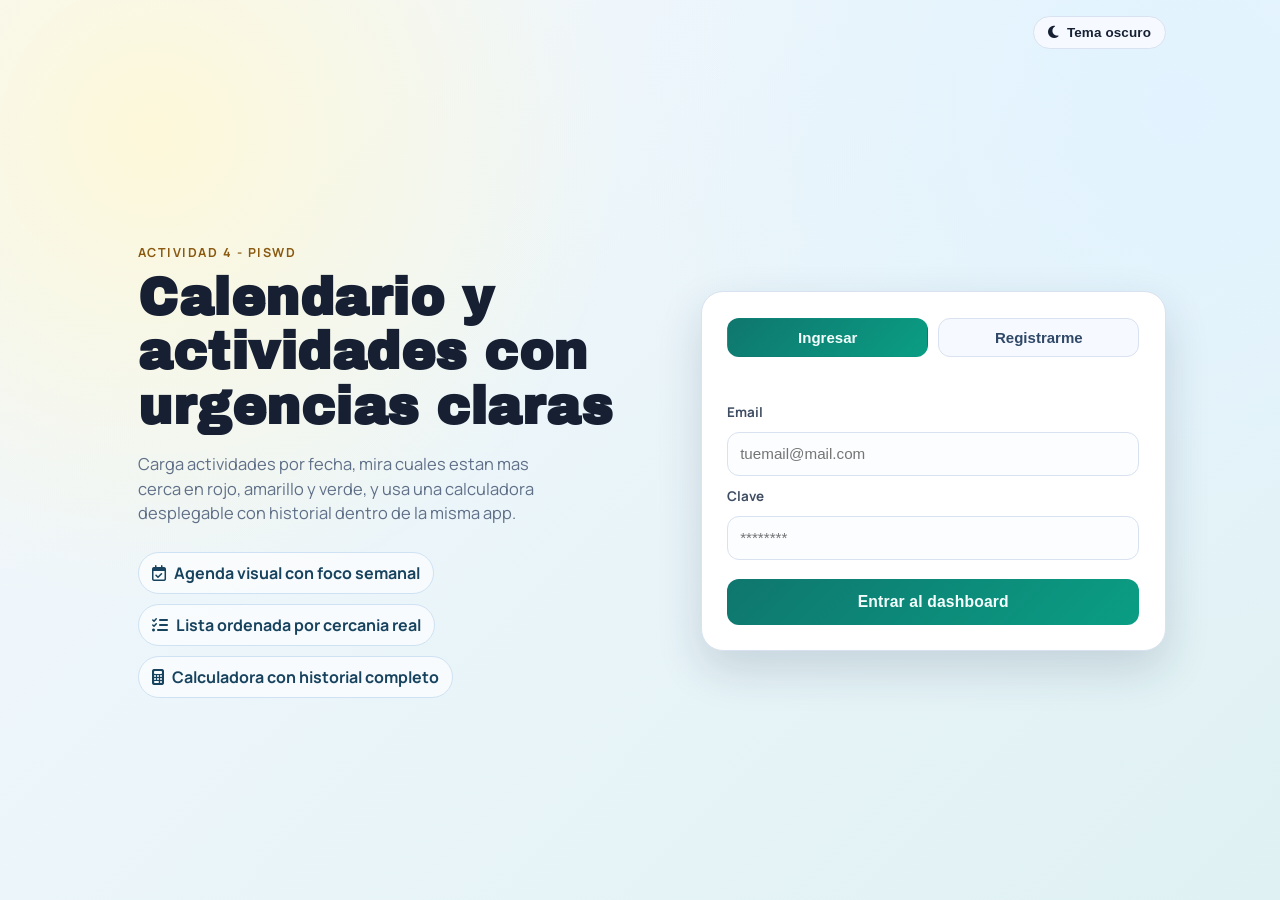
<file: index.html>
<!DOCTYPE html>
<html lang="es">
<head>
	<meta charset="UTF-8">
	<meta name="viewport" content="width=device-width, initial-scale=1.0">
	<title>Planificador 2026</title>
	<link rel="stylesheet" href="css/main.css">
	<link rel="stylesheet" href="https://cdnjs.cloudflare.com/ajax/libs/font-awesome/6.5.2/css/all.min.css" crossorigin="anonymous" referrerpolicy="no-referrer">
</head>
<body>
	<div class="global-tools">
		<button class="theme-toggle" type="button" data-theme-toggle aria-label="Cambiar tema" title="Cambiar tema">
			<i class="fa-solid fa-moon" aria-hidden="true"></i>
			<span data-theme-label>Tema oscuro</span>
		</button>
	</div>

	<div class="auth-layout">
		<section class="intro-panel">
			<p class="eyebrow">Actividad 4 - PISWD</p>
			<h1>Calendario y actividades con urgencias claras</h1>
			<p class="intro-copy">
				Carga actividades por fecha, mira cuales estan mas cerca en rojo, amarillo y verde,
				y usa una calculadora desplegable con historial dentro de la misma app.
			</p>
			<div class="intro-notes">
				<p><i class="fa-regular fa-calendar-check" aria-hidden="true"></i>Agenda visual con foco semanal</p>
				<p><i class="fa-solid fa-list-check" aria-hidden="true"></i>Lista ordenada por cercania real</p>
				<p><i class="fa-solid fa-calculator" aria-hidden="true"></i>Calculadora con historial completo</p>
			</div>
		</section>

		<section class="auth-card">
			<div class="auth-tabs" role="tablist" aria-label="Formularios de acceso">
				<button id="tab-login" class="auth-tab is-active" type="button" role="tab" aria-selected="true">Ingresar</button>
				<button id="tab-register" class="auth-tab" type="button" role="tab" aria-selected="false">Registrarme</button>
			</div>

			<p id="auth-message" class="auth-message" aria-live="polite"></p>

			<form id="login-form" class="auth-form" autocomplete="on">
				<label class="field-label" for="login-email">Email</label>
				<input id="login-email" name="email" type="email" required placeholder="tuemail@mail.com">

				<label class="field-label" for="login-password">Clave</label>
				<input id="login-password" name="password" type="password" required minlength="6" placeholder="********">

				<button class="submit-btn" type="submit">Entrar al dashboard</button>
			</form>

			<form id="register-form" class="auth-form is-hidden" autocomplete="on">
				<label class="field-label" for="register-name">Nombre</label>
				<input id="register-name" name="name" type="text" required maxlength="120" placeholder="Tu nombre">

				<label class="field-label" for="register-email">Email</label>
				<input id="register-email" name="email" type="email" required placeholder="tuemail@mail.com">

				<label class="field-label" for="register-password">Clave</label>
				<input id="register-password" name="password" type="password" required minlength="6" placeholder="Minimo 6 caracteres">

				<label class="field-label" for="register-password-confirm">Confirmar clave</label>
				<input id="register-password-confirm" name="password_confirm" type="password" required minlength="6" placeholder="Repeti tu clave">

				<button class="submit-btn" type="submit">Crear usuario</button>
			</form>
		</section>
	</div>

	<script src="js/theme.js" defer></script>
	<script src="js/main.js" defer></script>
</body>
</html>
</file>
<file: css/main.css>
@import url('https://fonts.googleapis.com/css2?family=Manrope:wght@400;500;700;800&family=Archivo+Black&display=swap');

:root {
	--bg-a: #f4f8ff;
	--bg-b: #dff1f3;
	--bg-glow-a: #fdf8d9;
	--bg-glow-b: #e2f3ff;
	--ink: #172033;
	--muted: #5f6f87;
	--panel: #ffffff;
	--line: #d9e2f0;
	--panel-soft: #f6f9ff;
	--panel-elevated: #ffffffaa;
	--accent: #0f766e;
	--accent-2: #0a9e84;
	--accent-hover: #0c5f59;
	--accent-contrast: #f4fffd;
	--warn: #b42318;
	--eyebrow: #8a5a11;
	--chip-border: #cfe2f3;
	--chip-text: #17435f;
	--tab-ink: #304968;
	--field-label: #3f4d63;
	--input-bg: #fbfdff;
	--input-focus-outline: #a6dbd7;
	--input-focus-border: #91cbc5;
	--shadow-card: 0 18px 45px rgba(23, 42, 72, 0.16);
	--shadow-fab: 0 14px 28px rgba(12, 80, 67, 0.38);

	/* Tokens compartidos para dashboard, calendario y calculadora */
	--bg-main: #f4f8fc;
	--bg-soft: #e8f2f7;
	--card: #ffffff;
	--primary: #1369aa;
	--primary-hover: #0f588f;
	--danger: #ba1a1a;
	--danger-bg: #ffebea;
	--warning: #8a5400;
	--warning-bg: #fff1d9;
	--success: #0d6a38;
	--success-bg: #e5f8eb;
	--overlay: rgba(10, 20, 34, 0.38);
	--calendar-today-bg: rgba(19, 105, 170, 0.14);
}

html[data-theme='dark'] {
	--bg-a: #0d1726;
	--bg-b: #112133;
	--bg-glow-a: #2c3b1f;
	--bg-glow-b: #123147;
	--ink: #e7f0ff;
	--muted: #9eb2ca;
	--panel: #132538;
	--line: #2b435c;
	--panel-soft: #1a3046;
	--panel-elevated: #1a3046cc;
	--accent: #28b09b;
	--accent-2: #16917e;
	--accent-hover: #1f8f80;
	--accent-contrast: #05201a;
	--warn: #ff9a91;
	--eyebrow: #e9c477;
	--chip-border: #35516d;
	--chip-text: #c3dcf7;
	--tab-ink: #c7d9ea;
	--field-label: #b4c3d4;
	--input-bg: #1a2c3f;
	--input-focus-outline: #2d8a81;
	--input-focus-border: #34a496;
	--shadow-card: 0 18px 45px rgba(0, 0, 0, 0.35);
	--shadow-fab: 0 14px 28px rgba(0, 0, 0, 0.5);

	--bg-main: #0f1928;
	--bg-soft: #12263a;
	--card: #132538;
	--primary: #4ca7ff;
	--primary-hover: #3d94e8;
	--danger: #ff9a91;
	--danger-bg: #3a1f24;
	--warning: #ffd58c;
	--warning-bg: #3b2d13;
	--success: #85e6b4;
	--success-bg: #173126;
	--overlay: rgba(0, 0, 0, 0.56);
	--calendar-today-bg: rgba(76, 167, 255, 0.18);
}

* {
	box-sizing: border-box;
}

html,
body {
	max-width: 100%;
	overflow-x: hidden;
}

body {
	margin: 0;
	min-height: 100vh;
	font-family: 'Manrope', sans-serif;
	color: var(--ink);
	background:
		radial-gradient(circle at 12% 15%, var(--bg-glow-a) 0%, rgba(0, 0, 0, 0) 35%),
		radial-gradient(circle at 92% 12%, var(--bg-glow-b) 0%, rgba(0, 0, 0, 0) 38%),
		linear-gradient(135deg, var(--bg-a), var(--bg-b));
	transition: background 0.4s ease, color 0.3s ease;
}

/* Suaviza el cambio de tema en los componentes principales. */
.auth-card,
.card,
.calendar-date,
.calendar-weekdays div,
.month-btn,
.upcoming-item,
.activity-item,
.calc-btn,
.calculator-shell,
.calc-display,
.calc-history-item,
.theme-toggle,
.auth-tab,
.auth-form input,
.activity-form input,
.activity-form textarea,
.secondary-btn,
.logout-btn,
.open-calculator {
	transition: background-color 0.3s ease, border-color 0.3s ease, color 0.3s ease, box-shadow 0.3s ease;
}

.global-tools {
	width: min(1100px, 100%);
	margin: 0 auto;
	padding: 16px 24px 0;
	display: flex;
	justify-content: flex-end;
}

.theme-toggle {
	border: 1px solid var(--line);
	border-radius: 999px;
	background: var(--panel-soft);
	color: var(--ink);
	padding: 8px 14px;
	display: inline-flex;
	align-items: center;
	gap: 8px;
	font-size: 0.84rem;
	font-weight: 800;
	letter-spacing: 0.01em;
	cursor: pointer;
	transition: transform 0.14s ease, filter 0.14s ease;
}

.theme-toggle:hover {
	transform: translateY(-1px);
	filter: brightness(1.06);
}

.theme-toggle i {
	font-size: 0.88rem;
}

.auth-layout {
	width: min(1100px, 100%);
	margin: 0 auto;
	min-height: calc(100vh - 56px);
	display: grid;
	grid-template-columns: 1.2fr 1fr;
	gap: 28px;
	align-items: center;
	padding: clamp(14px, 2.5vw, 24px);
}

.intro-panel {
	padding: clamp(14px, 2vw, 24px);
}

.eyebrow {
	margin: 0 0 10px;
	color: var(--eyebrow);
	letter-spacing: 0.12em;
	text-transform: uppercase;
	font-size: 0.78rem;
	font-weight: 700;
}

.intro-panel h1 {
	margin: 0;
	font-family: 'Archivo Black', sans-serif;
	line-height: 1.06;
	letter-spacing: 0.01em;
	font-size: clamp(2rem, 4.5vw, 3.2rem);
	max-width: 14ch;
}

.intro-copy {
	margin: 18px 0 0;
	color: var(--muted);
	max-width: 42ch;
	font-size: 1.03rem;
	line-height: 1.5;
}

.intro-notes {
	margin-top: 26px;
	display: grid;
	gap: 10px;
}

.intro-notes p {
	margin: 0;
	width: fit-content;
	padding: 9px 13px;
	border: 1px solid var(--chip-border);
	background: var(--panel-elevated);
	border-radius: 999px;
	font-weight: 700;
	color: var(--chip-text);
}

.intro-notes i {
	margin-right: 8px;
}

.auth-card {
	background: var(--panel);
	border: 1px solid var(--line);
	border-radius: 22px;
	padding: clamp(18px, 2vw, 26px);
	box-shadow: var(--shadow-card);
}

.auth-tabs {
	display: grid;
	grid-template-columns: 1fr 1fr;
	gap: 10px;
	margin-bottom: 14px;
}

.auth-tab {
	border: 1px solid var(--line);
	border-radius: 12px;
	padding: 10px 8px;
	font-size: 0.94rem;
	font-weight: 700;
	background: var(--panel-soft);
	color: var(--tab-ink);
	cursor: pointer;
	transition: all 0.2s ease;
}

.auth-tab:hover {
	transform: translateY(-1px);
}

.auth-tab.is-active {
	background: linear-gradient(135deg, var(--accent), var(--accent-2));
	color: var(--accent-contrast);
	border-color: transparent;
}

.auth-message {
	min-height: 22px;
	margin: 0 0 10px;
	font-size: 0.92rem;
	font-weight: 700;
	color: var(--accent);
}

.auth-message.error {
	color: var(--warn);
}

.auth-form {
	display: grid;
	gap: 11px;
}

.auth-form.is-hidden {
	display: none;
}

.field-label {
	font-size: 0.84rem;
	font-weight: 700;
	color: var(--field-label);
}

.auth-form input {
	height: 44px;
	border-radius: 12px;
	border: 1px solid var(--line);
	padding: 0 12px;
	font-size: 0.95rem;
	color: var(--ink);
	background: var(--input-bg);
}

.auth-form input:focus {
	outline: 2px solid var(--input-focus-outline);
	border-color: var(--input-focus-border);
}

.submit-btn {
	margin-top: 8px;
	height: 46px;
	border: none;
	border-radius: 12px;
	background: linear-gradient(135deg, var(--accent), var(--accent-2));
	color: var(--accent-contrast);
	font-size: 0.98rem;
	font-weight: 800;
	letter-spacing: 0.01em;
	cursor: pointer;
	transition: transform 0.14s ease, filter 0.14s ease;
}

.submit-btn:hover {
	transform: translateY(-1px);
	filter: brightness(1.04);
}

.submit-btn:active {
	transform: scale(0.98);
}

@media (max-width: 920px) {
	.global-tools {
		padding: 14px 16px 0;
	}

	.auth-layout {
		grid-template-columns: 1fr;
		gap: 16px;
		align-items: start;
		min-height: calc(100vh - 46px);
	}

	.intro-panel {
		padding-bottom: 2px;
	}

	.intro-panel h1 {
		max-width: 18ch;
	}
}

@media (max-width: 640px) {
	.global-tools {
		justify-content: center;
		padding: 10px 12px 0;
	}

	.theme-toggle {
		width: 100%;
		justify-content: center;
	}

	.auth-layout {
		padding: 12px;
		gap: 12px;
	}

	.intro-panel {
		padding: 4px;
	}

	.intro-panel h1 {
		font-size: clamp(1.45rem, 7.5vw, 2rem);
	}

	.intro-copy {
		font-size: 0.94rem;
		line-height: 1.45;
	}

	.intro-notes {
		margin-top: 16px;
		gap: 8px;
	}

	.intro-notes p {
		width: 100%;
		padding: 8px 11px;
	}

	.auth-card {
		padding: 14px;
		border-radius: 16px;
	}

	.submit-btn {
		width: 100%;
	}
}

@media (max-width: 420px) {
	.auth-tabs {
		gap: 6px;
	}

	.auth-tab {
		font-size: 0.85rem;
		padding: 9px 6px;
	}

	.field-label {
		font-size: 0.8rem;
	}

	.auth-form input {
		height: 42px;
		font-size: 0.9rem;
	}
}
</file>
